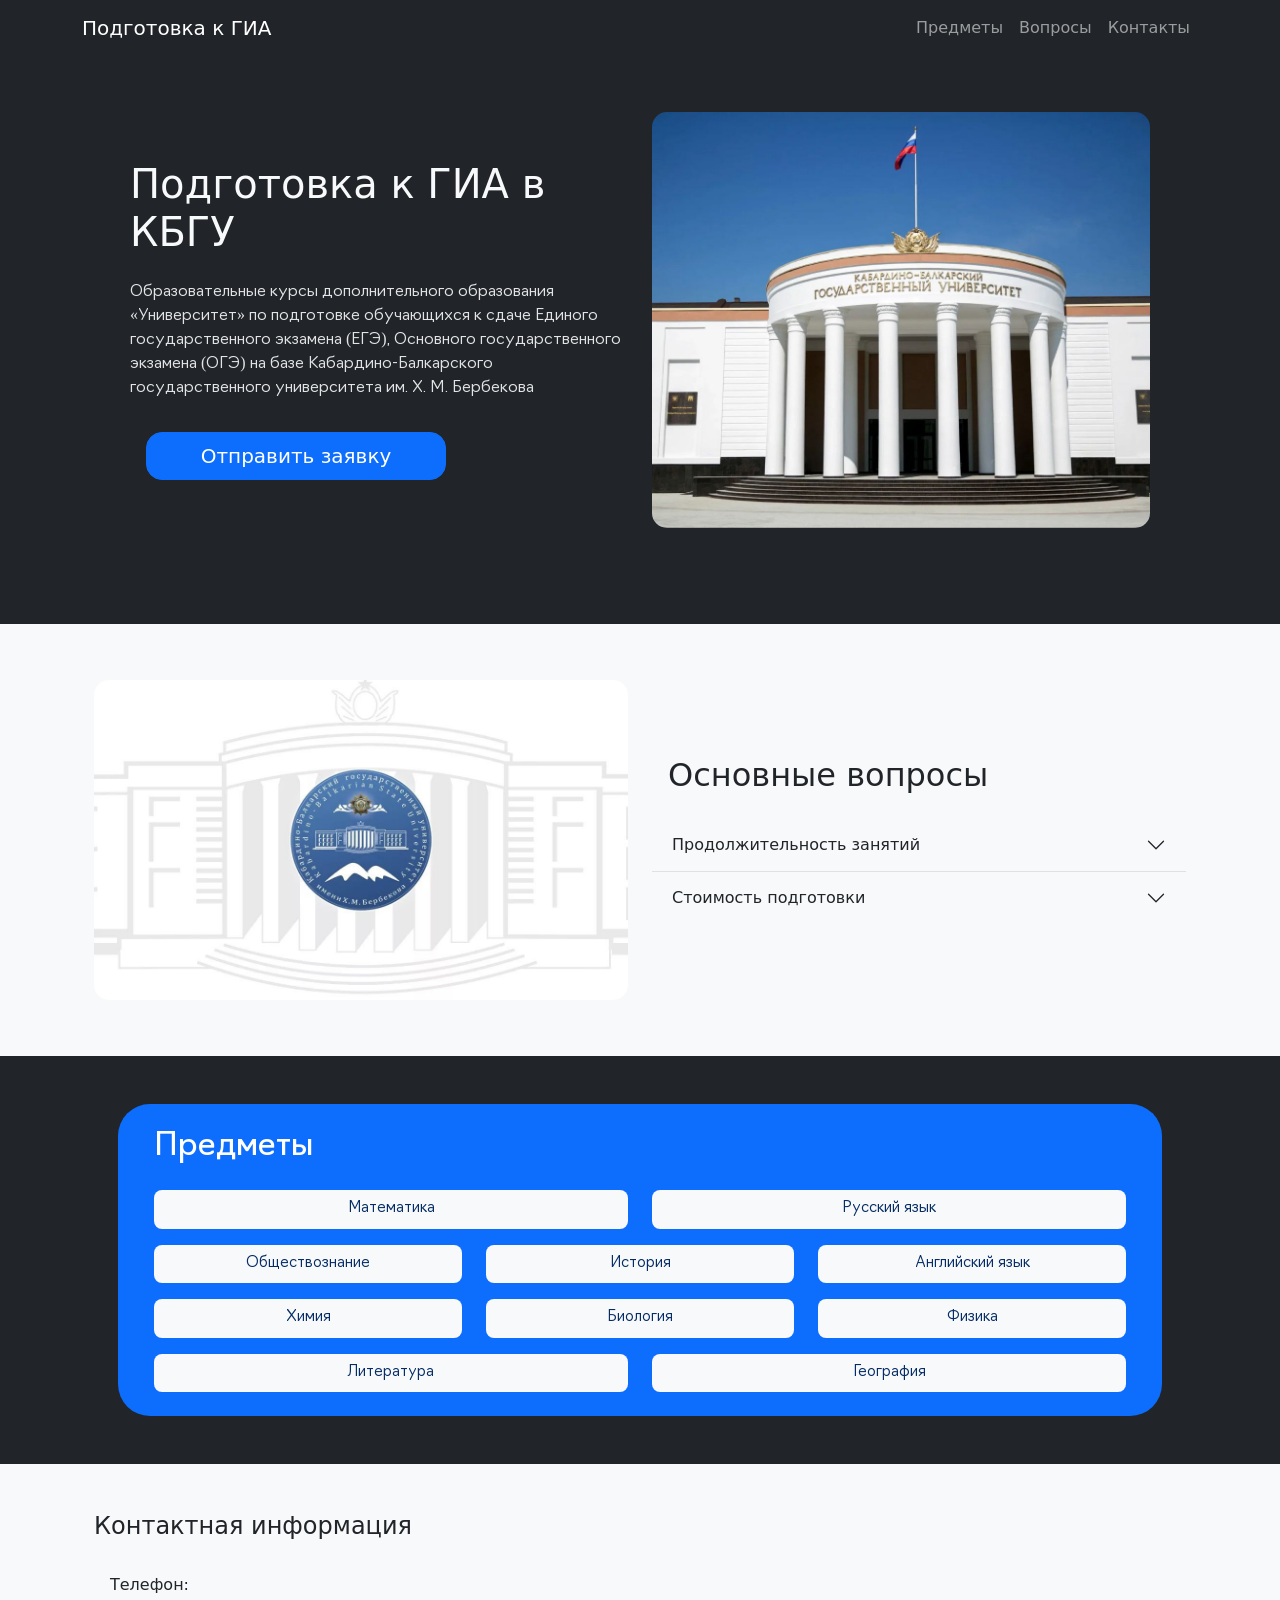
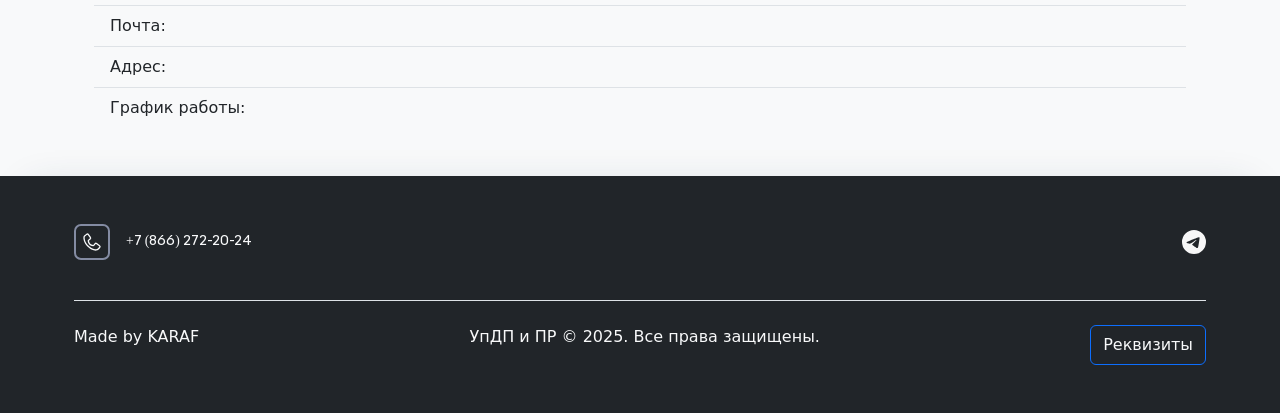
<file: index.html>
<!DOCTYPE html>
<html lang="en">
<head>
    <meta charset="UTF-8">
    <meta name="viewport" content="width=device-width, initial-scale=1.0">

    <!-- Bootstrap CSS -->
    <link href="/css/main.css" rel="stylesheet">
    <!-- Bootstrap CSS Icons -->
    <link rel="stylesheet" href="https://cdn.jsdelivr.net/npm/bootstrap-icons@1.11.3/font/bootstrap-icons.min.css">
    <!-- CSS -->
    <link rel="stylesheet" href="/css/style.css">

    <title>КБГУ</title>

    <link rel="icon" type="image/png" href="files/kbsu_logo.png">
</head>
<body class="bg-dark">
    <!-- ICONS -->
    <svg xmlns="http://www.w3.org/2000/svg" class="d-none">
        <symbol id="telegram" viewBox="0 0 16 16">
            <path d="M16 8A8 8 0 1 1 0 8a8 8 0 0 1 16 0M8.287 5.906q-1.168.486-4.666 2.01-.567.225-.595.442c-.03.243.275.339.69.47l.175.055c.408.133.958.288 1.243.294q.39.01.868-.32 3.269-2.206 3.374-2.23c.05-.012.12-.026.166.016s.042.12.037.141c-.03.129-1.227 1.241-1.846 1.817-.193.18-.33.307-.358.336a8 8 0 0 1-.188.186c-.38.366-.664.64.015 1.088.327.216.589.393.85.571.284.194.568.387.936.629q.14.092.27.187c.331.236.63.448.997.414.214-.02.435-.22.547-.82.265-1.417.786-4.486.906-5.751a1.4 1.4 0 0 0-.013-.315.34.34 0 0 0-.114-.217.53.53 0 0 0-.31-.093c-.3.005-.763.166-2.984 1.09"/>
        </symbol>
        <symbol id="footer-phone-number-icon-svg" viewbox="0 0 24 24">
            <path fill="currentColor" fill-rule="evenodd" d="M6.347 3.736a1.8 1.8 0 0 1 2.589.413l1.97 2.877a1.812 1.812 0 0 1-.335 2.415l-1.579 1.316c.102 2.248 1.907 4.098 4.184 4.267a.09.09 0 0 0 .074-.03l1.411-1.707a1.661 1.661 0 0 1 2.27-.277l2.97 2.2a1.82 1.82 0 0 1 .252 2.696c-.396.428-.881.952-1.71 1.828-.517.548-1.278.812-2.093.885-.824.073-1.773-.042-2.766-.324-1.987-.564-4.24-1.82-6.177-3.779-1.942-1.964-3.145-4.272-3.693-6.26-.273-.993-.389-1.929-.338-2.718.049-.762.263-1.511.784-1.974a41.506 41.506 0 0 1 2.187-1.828ZM7.853 4.89a.488.488 0 0 0-.7-.118 40.2 40.2 0 0 0-2.121 1.773c-.136.12-.306.443-.347 1.077-.039.608.05 1.394.295 2.286.49 1.78 1.582 3.888 3.36 5.686 1.784 1.803 3.841 2.94 5.603 3.439.881.25 1.666.334 2.29.279.635-.056 1.039-.248 1.257-.48.824-.87 1.306-1.39 1.699-1.816a.508.508 0 0 0-.07-.752l-2.97-2.2a.35.35 0 0 0-.477.059l-1.41 1.707c-.29.35-.735.535-1.183.502-3.016-.223-5.403-2.738-5.403-5.776 0-.26.115-.506.315-.673l1.74-1.45a.5.5 0 0 0 .092-.666L7.853 4.89Z" clip-rule="evenodd"></path>
        </symbol>
    </svg>

    <!-- Navbar -->
    <nav class="navbar navbar-expand-lg bg-dark navbar-dark fixed-top">
        <div class="container">
            <a href="https://giakbsu.ru/" class="navbar-brand d-none d-sm-block">Подготовка к ГИА</a>
            <a href="https://giakbsu.ru/" class="ps-3 navbar-brand d-block d-sm-none">Подготовка к ГИА</a>
            
            <div class="pe-2">
                <button class="navbar-toggler" type="button" data-bs-toggle="collapse" data-bs-target="#navmenu">
                    <span class="navbar-toggler-icon"></span>
                </button>
            </div>

            <div class="collapse navbar-collapse" id="navmenu">
                <ul class="navbar-nav ms-auto ps-1">
                    <li class="nav-item">
                        <a href="#topics" class="nav-link">Предметы</a>
                    </li>
                    <li class="nav-item">
                        <a href="#questions" class="nav-link">Вопросы</a>
                    </li>
                    <li class="nav-item">
                        <a href="#contact" class="nav-link">Контакты</a>
                    </li>
                </ul>
            </div>
        </div>
    </nav>

    <!-- Showcase -->
    <section class="bg-dark text-light py-5">
        <div class="container pt-3">
            <div class="d-sm-flex py-5 px-4 px-md-5 row justify-content-between align-items-center">
                <div class="col-md">
                    <div class="d-flex d-sm-block justify-content-center"><h1>Подготовка к ГИА в КБГУ</h1></div>
                    <div class="d-flex d-sm-block justify-content-center text-center text-sm-start">
                        <p class="my-4 main-description">
                            Образовательные курсы дополнительного образования «Университет» по подготовке обучающихся к сдаче Единого государственного экзамена (ЕГЭ), Основного государственного экзамена (ОГЭ) на базе Кабардино-Балкарского государственного университета им. Х. М. Бербекова
                        </p>
                    </div>
                    <div class="ps-sm-3 pt-2 d-flex d-sm-block justify-content-center">
                        <button class="btn btn-primary btn-lg rounded-4 custom-register-button" data-bs-toggle="modal" data-bs-target="#enroll">Отправить заявку</button>
                    </div>
                </div>
                <div class="col-md d-none d-md-block sectionImagediv-1">
                    <img src="files/KBSU-1.jpg" class="d-block w-100 customSectionImage-1" alt="">
                </div>
            </div>
        </div>
    </section>

    <!-- Вопросы -->
    <section class="d-flex py-5 bg-light justify-content-center" id="questions">
        <div class="container pb-2 pt-2 d-flex justify-content-center row align-items-center">
                <div class="col-md d-none d-md-block sectionImagediv-2">
                    <img src="files/KBSU-2.jpg" class="d-block w-100 customSectionImage-2" alt="">
                </div>
                <div class="col-md d-flex flex-column">
                    <h2 class="ps-3 mb-4">Основные вопросы</h2>
                    <div class="accordion accordion-flush">
                        <!-- Question 1 -->
                        <div class="accordion-item">
                            <h2 class="accordion-header">
                                <button class="accordion-button collapsed bg-light" type="button" data-bs-toggle="collapse" data-bs-target="#flush-collapseOne" aria-expanded="false" aria-controls="flush-collapseOne">
                                    Продолжительность занятий
                                </button>
                            </h2>
                            <div id="flush-collapseOne" class="accordion-collapse collapse" data-bs-parent="#questions">
                                <div class="accordion-body bg-light">Занятия проходят два академических часа два раза в неделю.</div>
                            </div>
                        </div>
                        <!-- Question 2 -->
                        <div class="accordion-item">
                            <h2 class="accordion-header">
                            <button class="accordion-button collapsed bg-light" type="button" data-bs-toggle="collapse" data-bs-target="#flush-collapseTwo" aria-expanded="false" aria-controls="flush-collapseTwo">
                                Стоимость подготовки
                            </button>
                            </h2>
                        <div id="flush-collapseTwo" class="accordion-collapse collapse" data-bs-parent="#questions">
                            <div class="accordion-body bg-light">Стоимость одного часа занятия — 450 рублей.</div>
                            </div>
                        </div>
                    </div>
                </div>
        </div>
    </section>

    <!-- Предметы -->
    <section id="topics" class="bg-dark py-5 d-lg-block">
        <div class="container px-4 px-sm-4 px-md-5">
            <div class="d-flex p-4 bg-primary rounded-5">
                <div class="container">
                    <h2 class="text-white disciplines-text-main">Предметы</h2>
                    <div class="row pt-3">
                        <div class="col-sm-12 col-lg-6 pt-lg-0 pt-3 discipline-button">
                            <div class="text-primary-emphasis bg-light rounded-3 text-center p-2 discipline-text" id="22">
                                Математика
                            </div>
                        </div>

                        <div class="col-sm-12 col-lg-6 pt-lg-0 pt-3 discipline-button">
                            <div class="text-primary-emphasis bg-light rounded-3 text-center p-2 discipline-text" id="23">
                                Русский язык
                            </div>
                        </div>
                    </div>

                    <div class="row pt-3">
                        <div class="col-sm-12 col-lg-4 pt-lg-0 pt-3 discipline-button">
                            <div class="text-primary-emphasis bg-light rounded-3 text-center p-2 discipline-text" id="25">
                                Обществознание
                            </div>
                        </div>
                        
                        <div class="col-sm-12 col-lg-4 pt-lg-0 pt-3 discipline-button">
                            <div class="text-primary-emphasis bg-light rounded-3 text-center p-2 discipline-text" id="24">
                                История
                            </div>
                        </div>

                        <div class="col-sm-12 col-lg-4 pt-lg-0 pt-3 discipline-button">
                            <div class="text-primary-emphasis bg-light rounded-3 text-center p-2 discipline-text" id="24">
                                Английский язык
                            </div>
                        </div>
                    </div>

                    <div class="row pt-3">
                        <div class="col-sm-12 col-lg-4 pt-lg-0 pt-3 discipline-button">
                            <div class="text-primary-emphasis bg-light rounded-3 text-center p-2 discipline-text" id="27">
                                Химия
                            </div>
                        </div>
                        
                        <div class="col-sm-12 col-lg-4 pt-lg-0 pt-3 discipline-button">
                            <div class="text-primary-emphasis bg-light rounded-3 text-center p-2 discipline-text" id="28">
                                Биология
                            </div>
                        </div>

                        <div class="col-sm-12 col-lg-4 pt-lg-0 pt-3 discipline-button">
                            <div class="text-primary-emphasis bg-light rounded-3 text-center p-2 discipline-text" id="29">
                                Физика
                            </div>
                        </div>
                    </div>

                    <div class="row pt-3">
                        <div class="col-sm-12 col-lg-6 pt-lg-0 pt-3 discipline-button">
                            <div class="text-primary-emphasis bg-light rounded-3 text-center p-2 discipline-text" id="22">
                                Литература
                            </div>
                        </div>

                        <div class="col-sm-12 col-lg-6 pt-lg-0 pt-3 discipline-button">
                            <div class="text-primary-emphasis bg-light rounded-3 text-center p-2 discipline-text" id="23">
                                География
                            </div>
                        </div>
                    </div>
                </div>
            </div>
        </div>
    </section>

<!-- Контактная информация -->
<section id="contact" class="py-5 px-3 bg-light">
        <div class="container px-4">
                <h4 class="pb-3">Контактная информация</h4>
                    <ul class="list-group list-group-flush">
                        <li class="list-group-item bg-light">Телефон: </li>
                        <li class="list-group-item bg-light">Почта: </li>
                        <li class="list-group-item bg-light">Адрес: </li>
                        <li class="list-group-item bg-light">График работы: </li>
                    </ul>                 
        </div>
    </section>

<!-- Footer -->
<section class="bg-nav-bg custom-footer">
    <div class="container px-5 px-lg-1">
        <footer class="py-5">
        <div class="d-flex justify-content-between">
            <div class="mb-3 footer-phone-number d-flex align-items-center">
                <div class="footer-outlinedBoxes d-flex align-items-center justify-content-center text-light"><svg width="24" height="24"><use xlink:href="#footer-phone-number-icon-svg"/></svg></div>
                <div class="ps-3 text-light">+7 (866) 272-20-24</div>
            </div>
        <div class="offset-md-1 list-unstyled d-flex flex-row-reverse mb-3">
            <div class="align-content-center">
                <li class="ms-3"><a class="link-body-emphasis" href="https://t.me/abiturient_kbgu" target="_blank"><svg class="bi bi-telegram" width="24" height="24"><use xlink:href="#telegram"/></svg></a></li>
            </div>
        </div>
    </div>
        <div class="d-flex flex-column flex-sm-row justify-content-between pt-4 mt-4 border-top">
            <a href="https://t.me/xAlenki" class="text-light" style="text-decoration: none;" target="_blank">Made by KARAF</a>
            <p class="text-light">УпДП и ПР &copy; 2025. Все права защищены. </p>
            <button class="btn btn-outline-primary text-light" style="text-decoration: none;" data-bs-toggle="modal" data-bs-target="#details">Реквизиты</button>
        </div>
        </footer>
    </div>
</section>

    <!-- Modal -->
    <div class="modal fade" id="enroll" tabindex="-1" aria-labelledby="enrollLabel" aria-hidden="true">
        <div class="modal-dialog">
            <div class="modal-content">
                <div class="modal-header">
                    <h1 class="modal-title fs-5" id="enrollLabel">Регистрация</h1>
                    <button type="button" class="btn-close" data-bs-dismiss="modal" aria-label="Close"></button>
                </div>
            <div class="modal-body">
                <form id="form">
                    <div class="mb-3">
                        <label for="first-name" class="col-form-label">ФИО:</label>
                        <input type="text" class="form-control reqField" name="name" id="first-name">
                    </div>
                    <div class="mb-3">
                        <label for="phone" class="col-form-label">Номер телефон:</label>
                        <input type="text" class="form-control reqField" name="phone" id="phone">
                    </div>
                    <div class="mb-3">
                        <label for="school" class="col-form-label">Школа:</label>
                        <input type="text" class="form-control reqField" name="school" id="school">
                    </div>
                    <div class="mb-3">
                        <label for="class" class="col-form-label">Класс:</label>
                        <input type="text" class="form-control reqField" name="class" id="class">
                    </div>
                    <!-- Предметы формы -->
                    <div class="form-check">
                        <input class="form-check-input discipline-input" type="checkbox" value="ДА" name="Русский язык" id="defaultCheck1">
                        <label class="form-check-label" for="defaultCheck1">
                            Русский язык
                        </label>
                    </div>
                    <div class="form-check">
                        <input class="form-check-input discipline-input" type="checkbox" value="ДА" name="Математика" id="defaultCheck2">
                        <label class="form-check-label" for="defaultCheck2">
                            Математика
                        </label>
                    </div>
                    <div class="form-check">
                        <input class="form-check-input discipline-input" type="checkbox" value="ДА" name="История" id="defaultCheck3">
                        <label class="form-check-label" for="defaultCheck3">
                            История
                        </label>
                    </div>
                    <div class="form-check">
                        <input class="form-check-input discipline-input" type="checkbox" value="ДА" name="Обществознание" id="defaultCheck4">
                        <label class="form-check-label" for="defaultCheck4">
                            Обществознание
                        </label>
                    </div>
                    <div class="form-check">
                        <input class="form-check-input discipline-input" type="checkbox" value="ДА" name="Английский язык" id="defaultCheck5">
                        <label class="form-check-label" for="defaultCheck5">
                            Английский язык
                        </label>
                    </div>
                    <div class="form-check">
                        <input class="form-check-input discipline-input" type="checkbox" value="ДА" name="Химия" id="defaultCheck6">
                        <label class="form-check-label" for="defaultCheck6">
                            Химия
                        </label>
                    </div>
                    <div class="form-check">
                        <input class="form-check-input discipline-input" type="checkbox" value="ДА" name="Биология" id="defaultCheck7">
                        <label class="form-check-label" for="defaultCheck7">
                            Биология
                        </label>
                    </div>
                    <div class="form-check">
                        <input class="form-check-input discipline-input" type="checkbox" value="ДА" name="Физика" id="defaultCheck8">
                        <label class="form-check-label" for="defaultCheck8">
                            Физика
                        </label>
                    </div>
                    <div class="form-check">
                        <input class="form-check-input discipline-input" type="checkbox" value="ДА" name="Литература" id="defaultCheck9">
                        <label class="form-check-label" for="defaultCheck9">
                            Литература
                        </label>
                    </div>
                    <div class="form-check">
                        <input class="form-check-input discipline-input" type="checkbox" value="ДА" name="История" id="defaultCheck10">
                        <label class="form-check-label" for="defaultCheck10">
                            География
                        </label>
                    </div>
                    <!-- Пользовательское соглашение -->
                    <div class="form-check pt-3" style="font-size: 0.79rem;">
                        <input class="form-check-input" type="checkbox" value="true" name="true" id="defaultCheckTerms">
                        <label class="form-check-label" for="defaultCheckTerms">
                            Я согласен(а) на обработку <a href="files/Пользовательское соглашение.docx" target="_blank">персональных данных</a>, ознакомлен(а) с <a href="https://open08.kbsu.ru:8033/moodle/theme/roshni/uploaded/5_loc.pdf" target="_blank">политикой конфиденциальности</a>, и принимаю условия <a href="oferta.html" d="ofertaButton" target="_blank">публичной оферты</a>.
                        </label>
                    </div>
                </form>
            </div>
            <div class="modal-footer">
                <button type="button" class="btn btn-secondary" data-bs-dismiss="modal">Отменить</button>
                <button type="submit" class="btn btn-primary disabled" id="submit" aria-disabled="true" tabindex="-1">Продолжить</button>
            </div>
            </div>
        </div>
    </div>

    <!-- Реквизиты -->
    <div class="modal fade" id="details" tabindex="-1" aria-labelledby="enrollLabel" aria-hidden="true">
        <div class="modal-dialog">
            <div class="modal-content">
                <div class="modal-header">
                    <h1 class="modal-title fs-5" id="enrollLabel">Реквизиты</h1>
                    <button type="button" class="btn-close" data-bs-dismiss="modal" aria-label="Close"></button>
                </div>
                <div class="modal-body">
                    <div><h5>Компания</h5></div>
                    <div class="pb-3">
                        <span>
                            КБГУ, КАБАРДИНО-БАЛКАРСКИЙ ГОСУДАРСТВЕННЫЙ УНИВЕРСИТЕТ ИМ. Х. М. БЕРБЕКОВА <br>
                            ИНН: 0711037537<br>
                            ОГРН: 1020700739234<br>
                            Номер телефона: +7 (866) 272-20-24<br>
                        </span>
                        <a href="files/oferta.pdf" target="_blank">Публичная оферта ЕГЭ</a>
                    </div>
                    <div><h5>Разработчики</h5></div>
                    <div>
                        <span>
                            <h6>Караф Аслан Имад</h6>
                            Самозанятый, ИНН: 070712142271 <br>
                            Номер телефона: +7 (922) 561-77-82
                        </span>
                    </div>
                    <div class="mt-2">
                        <span>
                            <h6>Караф Омар Амер</h6>
                            Номер телефона: +7 (928) 691-26-02
                        </span>
                    </div>
                </div>
            </div>
        </div>
    </div>

    <!-- Bootstrap JavaScript -->
    <script src="https://cdn.jsdelivr.net/npm/bootstrap@5.3.3/dist/js/bootstrap.bundle.min.js" integrity="sha384-YvpcrYf0tY3lHB60NNkmXc5s9fDVZLESaAA55NDzOxhy9GkcIdslK1eN7N6jIeHz" crossorigin="anonymous"></script>
    <!-- Custom JavaScript -->
    <script src="komadejss.js"></script>
</body>
</html>
</file>
<file: css/style.css>
@font-face {
    font-family: Navigo Light;
    src: url(./Fonts/Navigo-Light.woff2);
    font-weight: 400, 300, 200, 100;
    font-style: normal;
    font-display: swap;
}

@font-face {
    font-family: Navigo Regular;
    src: url(./Fonts/Navigo-Regular.woff2);
    font-weight: 400, 300, 200, 100;
    font-style: normal;
    font-display: swap;
}

.main-description {
    font-family: Navigo Light;
    opacity: 0.9;
}

.custom-register-button {
    width: 300px;
}

.sectionImagediv-1 {
    height: 26rem;
}
.customSectionImage-1 {
    height: 100%;
    width: 100%;
    object-fit: cover;
    border-radius: 15px;
}
.sectionImagediv-2 {
    height: 20rem;
}
.customSectionImage-2 {
    height: 100%;
    width: 100%;
    object-fit: cover;
    border-radius: 15px;
}

.form-check-input, .form-check-label {
    cursor: pointer;
}

/* Disciplines */
.disciplines-text-main {
    font-family: Navigo Regular;
}
.discipline-text {
    font-family: Navigo Light;
    font-size: 15px;
    cursor: pointer;
    /* opacity: 0.9; */
}
.discipline-button {
    cursor: pointer;
}
/* End of Discplines */


/* Footer */
.custom-footer {
    box-shadow: 0px -15px 39px -30px rgba(34, 60, 80, 0.2);
}
.bi-telegram {
    fill: #f7f7f7;
}
.footer-phone-number {
    font-size: 13.71px;
    line-height: 22px;
    font-family: Navigo Regular;
}
.footer-outlinedBoxes {
    border: 2px solid #848CA3;
    border-radius: 7px;
    width: 36px;
    height: 36px;
}
/* End of Footer */
</file>
